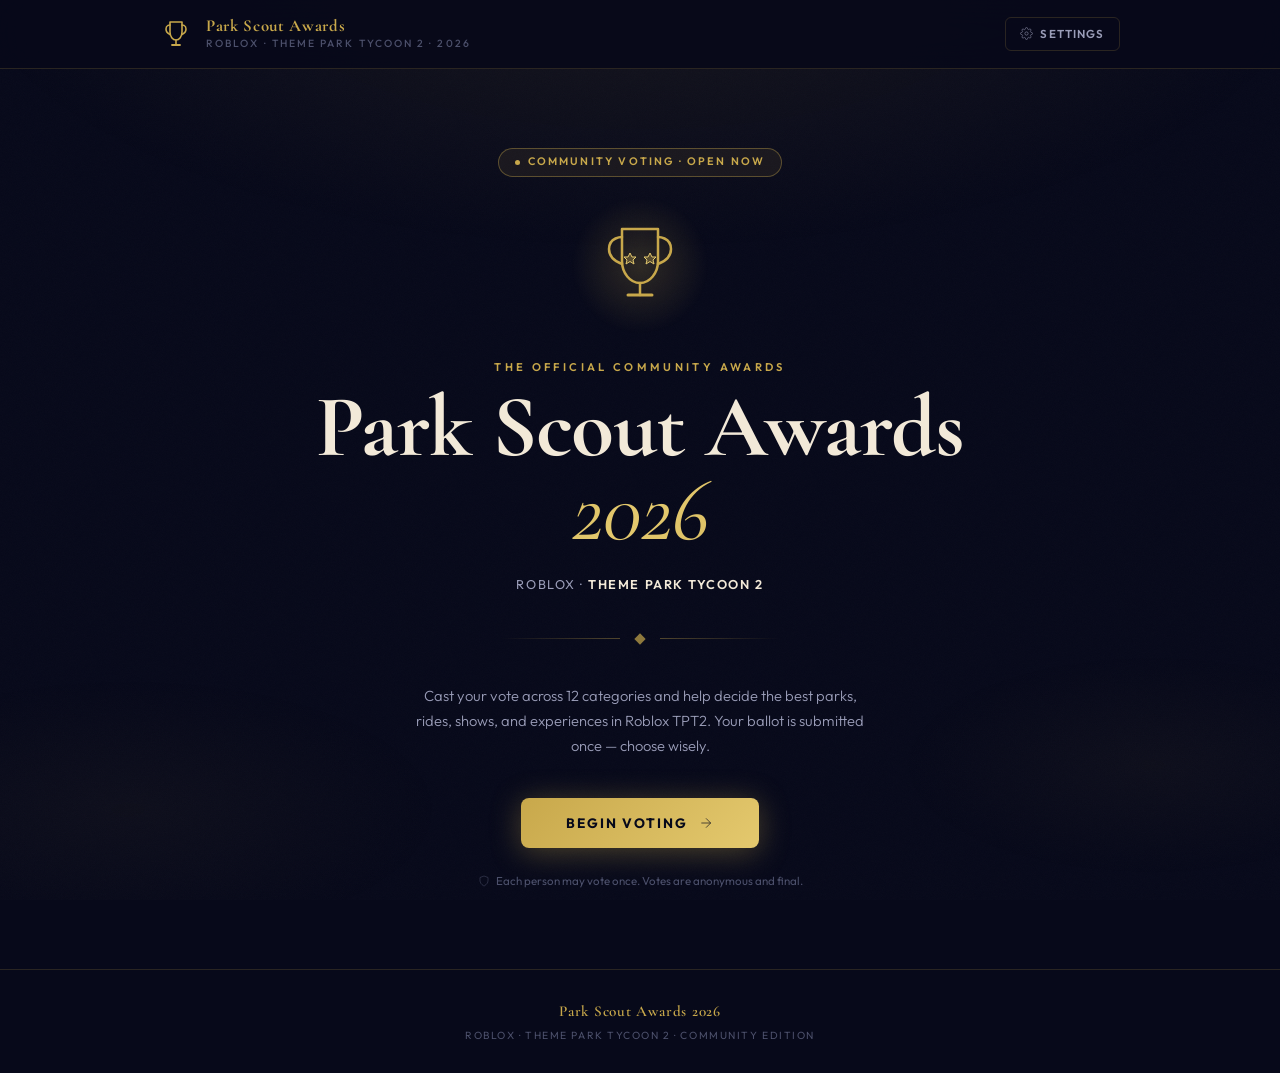
<file: index.html>
<!DOCTYPE html>
<html lang="en">
<head>
  <meta charset="UTF-8">
  <meta name="viewport" content="width=device-width, initial-scale=1.0">
  <title>Park Scout Awards 2026 — Roblox TPT2</title>
  <link rel="stylesheet" href="styles.css">
  <meta name="description" content="Vote for the best parks, rides, and experiences in Roblox Theme Park Tycoon 2 — Park Scout Awards 2026.">
</head>
<body>

<!-- ================================================================
     HEADER
     ================================================================ -->
<header class="site-header">
  <div class="header-inner">

    <div class="header-brand">
      <!-- Trophy Icon -->
      <svg class="header-trophy" viewBox="0 0 32 32" fill="none" xmlns="http://www.w3.org/2000/svg">
        <path d="M10 4 L22 4 L22 14 C22 18.42 19.31 22 16 22 C12.69 22 10 18.42 10 14 Z"
              stroke="#c8a84b" stroke-width="1.6" stroke-linejoin="round" fill="none"/>
        <path d="M10 7 C10 7 6 7 6 11 C6 13.5 7.8 15.5 10 16.5"
              stroke="#c8a84b" stroke-width="1.6" stroke-linecap="round" fill="none"/>
        <path d="M22 7 C22 7 26 7 26 11 C26 13.5 24.2 15.5 22 16.5"
              stroke="#c8a84b" stroke-width="1.6" stroke-linecap="round" fill="none"/>
        <line x1="16" y1="22" x2="16" y2="27" stroke="#c8a84b" stroke-width="1.6" stroke-linecap="round"/>
        <line x1="12" y1="27" x2="20" y2="27" stroke="#c8a84b" stroke-width="1.8" stroke-linecap="round"/>
      </svg>

      <div class="header-text">
        <span class="header-title">Park Scout Awards</span>
        <span class="header-sub">Roblox · Theme Park Tycoon 2 · 2026</span>
      </div>
    </div>

    <div class="header-right">
      <a href="settings.html" class="header-btn">
        <svg viewBox="0 0 24 24"><circle cx="12" cy="12" r="3"/><path d="M19.4 15a1.65 1.65 0 0 0 .33 1.82l.06.06a2 2 0 0 1-2.83 2.83l-.06-.06a1.65 1.65 0 0 0-1.82-.33 1.65 1.65 0 0 0-1 1.51V21a2 2 0 0 1-4 0v-.09A1.65 1.65 0 0 0 9 19.4a1.65 1.65 0 0 0-1.82.33l-.06.06a2 2 0 0 1-2.83-2.83l.06-.06A1.65 1.65 0 0 0 4.68 15a1.65 1.65 0 0 0-1.51-1H3a2 2 0 0 1 0-4h.09A1.65 1.65 0 0 0 4.6 9a1.65 1.65 0 0 0-.33-1.82l-.06-.06a2 2 0 0 1 2.83-2.83l.06.06A1.65 1.65 0 0 0 9 4.68a1.65 1.65 0 0 0 1-1.51V3a2 2 0 0 1 4 0v.09a1.65 1.65 0 0 0 1 1.51 1.65 1.65 0 0 0 1.82-.33l.06-.06a2 2 0 0 1 2.83 2.83l-.06.06A1.65 1.65 0 0 0 19.4 9a1.65 1.65 0 0 0 1.51 1H21a2 2 0 0 1 0 4h-.09a1.65 1.65 0 0 0-1.51 1z"/></svg>
        Settings
      </a>
    </div>

  </div>
</header>

<div class="page-wrap">

  <!-- ================================================================
       INTRO SCREEN
       ================================================================ -->
  <section id="screen-intro">

    <div class="intro-badge">
      <span class="intro-badge-dot"></span>
      Community Voting · Open Now
    </div>

    <div class="intro-trophy-wrap">
      <div class="intro-trophy-glow"></div>
      <svg class="intro-trophy" viewBox="0 0 90 90" fill="none" xmlns="http://www.w3.org/2000/svg">
        <path d="M27 12 L63 12 L63 44 C63 56 54.94 66 45 66 C35.06 66 27 56 27 44 Z"
              stroke="#c8a84b" stroke-width="2.5" stroke-linejoin="round"/>
        <path d="M27 20 C27 20 14 20 14 32 C14 39 19 44 27 47"
              stroke="#c8a84b" stroke-width="2.5" stroke-linecap="round"/>
        <path d="M63 20 C63 20 76 20 76 32 C76 39 71 44 63 47"
              stroke="#c8a84b" stroke-width="2.5" stroke-linecap="round"/>
        <line x1="45" y1="66" x2="45" y2="78" stroke="#c8a84b" stroke-width="2.5" stroke-linecap="round"/>
        <line x1="33" y1="78" x2="57" y2="78" stroke="#c8a84b" stroke-width="3" stroke-linecap="round"/>
        <!-- Stars -->
        <path d="M35 36 L37 40 L41 40 L38 43 L39 47 L35 44.5 L31 47 L32 43 L29 40 L33 40 Z"
              stroke="#e4c96e" stroke-width="1" fill="rgba(200,168,75,0.3)"/>
        <path d="M55 36 L57 40 L61 40 L58 43 L59 47 L55 44.5 L51 47 L52 43 L49 40 L53 40 Z"
              stroke="#e4c96e" stroke-width="1" fill="rgba(200,168,75,0.3)"/>
      </svg>
    </div>

    <p class="intro-eyebrow">The Official Community Awards</p>
    <h1 class="intro-title">
      Park Scout Awards
      <span class="intro-title-year">2026</span>
    </h1>
    <p class="intro-platform">Roblox · <strong>Theme Park Tycoon 2</strong></p>

    <div class="intro-divider">
      <div class="gold-rule-center"><div class="diamond-sep"></div></div>
    </div>

    <p class="intro-desc">
      Cast your vote across 12 categories and help decide the best parks, rides,
      shows, and experiences in Roblox TPT2. Your ballot is submitted once —
      choose wisely.
    </p>

    <button class="btn-start" id="btn-start-voting">
      Begin Voting
      <svg viewBox="0 0 24 24"><line x1="5" y1="12" x2="19" y2="12"/><polyline points="12 5 19 12 12 19"/></svg>
    </button>

    <p class="intro-note">
      <svg viewBox="0 0 24 24"><path d="M12 22s8-4 8-10V5l-8-3-8 3v7c0 6 8 10 8 10z"/></svg>
      Each person may vote once. Votes are anonymous and final.
    </p>

  </section>

  <!-- ================================================================
       ALREADY VOTED SCREEN
       ================================================================ -->
  <section id="screen-already-voted" style="display:none;">

    <div class="voted-icon-wrap">
      <svg viewBox="0 0 24 24"><polyline points="20 6 9 17 4 12"/></svg>
    </div>

    <h2 class="voted-title">You've Already Voted</h2>
    <p class="voted-desc">
      Your ballot has been submitted for the Park Scout Awards 2026. Thank you
      for participating — results will be announced when voting closes.
      <br><br>
      To keep the results fair, each participant may only vote once.
    </p>

  </section>

  <!-- ================================================================
       VOTING WIZARD
       ================================================================ -->
  <section id="screen-voting" style="display:none;">

    <!-- Progress -->
    <div class="progress-header">
      <div class="progress-meta">
        <span class="progress-label">Park Scout Awards 2026</span>
        <span class="progress-count">
          Category <span id="progress-current">1</span> of <span id="progress-total">12</span>
        </span>
      </div>
      <div class="progress-track">
        <div class="progress-fill" id="progress-fill" style="width:0%"></div>
      </div>
    </div>

    <!-- Category Header -->
    <div class="category-header">
      <div class="cat-icon-wrap" id="cat-icon">
        <!-- Injected by app.js -->
      </div>
      <span class="cat-eyebrow" id="cat-step-num">Category 1 of 12</span>
      <h2 class="cat-title" id="cat-name">Loading…</h2>
      <div class="cat-divider">
        <div class="gold-rule-center"><div class="diamond-sep"></div></div>
      </div>
    </div>

    <!-- Options -->
    <div class="options-grid" id="options-grid">
      <!-- Rendered by app.js -->
    </div>

    <!-- Navigation -->
    <div class="wizard-nav">
      <button class="btn-back" id="btn-back" disabled>
        <svg viewBox="0 0 24 24"><line x1="19" y1="12" x2="5" y2="12"/><polyline points="12 19 5 12 12 5"/></svg>
        Back
      </button>

      <button class="wizard-skip" id="btn-skip" type="button">Skip category</button>

      <button class="btn-next" id="btn-next" disabled>
        <span id="next-label">Continue</span>
        <svg viewBox="0 0 24 24" id="next-icon" style="width:14px;height:14px;stroke:currentColor;fill:none;flex-shrink:0;">
          <line x1="5" y1="12" x2="19" y2="12"/><polyline points="12 5 19 12 12 19"/>
        </svg>
      </button>
    </div>

  </section>

  <!-- ================================================================
       REVIEW SCREEN
       ================================================================ -->
  <section id="screen-review" style="display:none;">

    <div class="review-header">
      <span class="review-eyebrow">Review Your Selections</span>
      <h2 class="review-title">Your Ballot</h2>
      <p class="review-sub">Confirm your choices before submitting. Click the edit icon to change a vote.</p>
      <div class="review-divider">
        <div class="gold-rule-center"><div class="diamond-sep"></div></div>
      </div>
    </div>

    <div class="review-list" id="review-list">
      <!-- Rendered by showReview() -->
    </div>

    <div class="review-actions">
      <button class="btn-submit" id="btn-submit">
        <svg viewBox="0 0 24 24"><line x1="22" y1="2" x2="11" y2="13"/><polygon points="22 2 15 22 11 13 2 9 22 2"/></svg>
        Submit Ballot
      </button>
      <p class="submit-note">
        <svg viewBox="0 0 24 24"><path d="M12 22s8-4 8-10V5l-8-3-8 3v7c0 6 8 10 8 10z"/></svg>
        Once submitted, your vote cannot be changed.
      </p>
      <button class="review-back-btn" id="btn-review-back">Back to voting</button>
    </div>

  </section>

  <!-- ================================================================
       THANK YOU SCREEN
       ================================================================ -->
  <section id="screen-thanks" style="display:none;">

    <!-- Trophy animation -->
    <svg class="thanks-trophy" viewBox="0 0 90 90" fill="none" xmlns="http://www.w3.org/2000/svg">
      <path d="M27 12 L63 12 L63 44 C63 56 54.94 66 45 66 C35.06 66 27 56 27 44 Z"
            stroke="#c8a84b" stroke-width="2.5" stroke-linejoin="round"/>
      <path d="M27 20 C27 20 14 20 14 32 C14 39 19 44 27 47"
            stroke="#c8a84b" stroke-width="2.5" stroke-linecap="round"/>
      <path d="M63 20 C63 20 76 20 76 32 C76 39 71 44 63 47"
            stroke="#c8a84b" stroke-width="2.5" stroke-linecap="round"/>
      <line x1="45" y1="66" x2="45" y2="78" stroke="#c8a84b" stroke-width="2.5" stroke-linecap="round"/>
      <line x1="33" y1="78" x2="57" y2="78" stroke="#c8a84b" stroke-width="3" stroke-linecap="round"/>
    </svg>

    <span class="thanks-eyebrow">Ballot Submitted Successfully</span>
    <h2 class="thanks-title">Thank You!</h2>
    <p class="thanks-sub">
      Your vote for the Park Scout Awards 2026 has been recorded.
      We appreciate your participation in the community.
    </p>

    <div class="thanks-divider">
      <div class="gold-rule-center"><div class="diamond-sep"></div></div>
    </div>

    <div class="thanks-box">
      <svg viewBox="0 0 24 24"><path d="M12 22s8-4 8-10V5l-8-3-8 3v7c0 6 8 10 8 10z"/></svg>
      Please do not vote again from another device or browser — every ballot
      counts and we want fair results for the entire community.
    </div>

  </section>

</div><!-- /page-wrap -->

<!-- ================================================================
     FOOTER
     ================================================================ -->
<footer class="site-footer">
  <div class="footer-title">Park Scout Awards 2026</div>
  <p class="footer-sub">Roblox · Theme Park Tycoon 2 · Community Edition</p>
</footer>

<script src="app.js"></script>
</body>
</html>
</file>
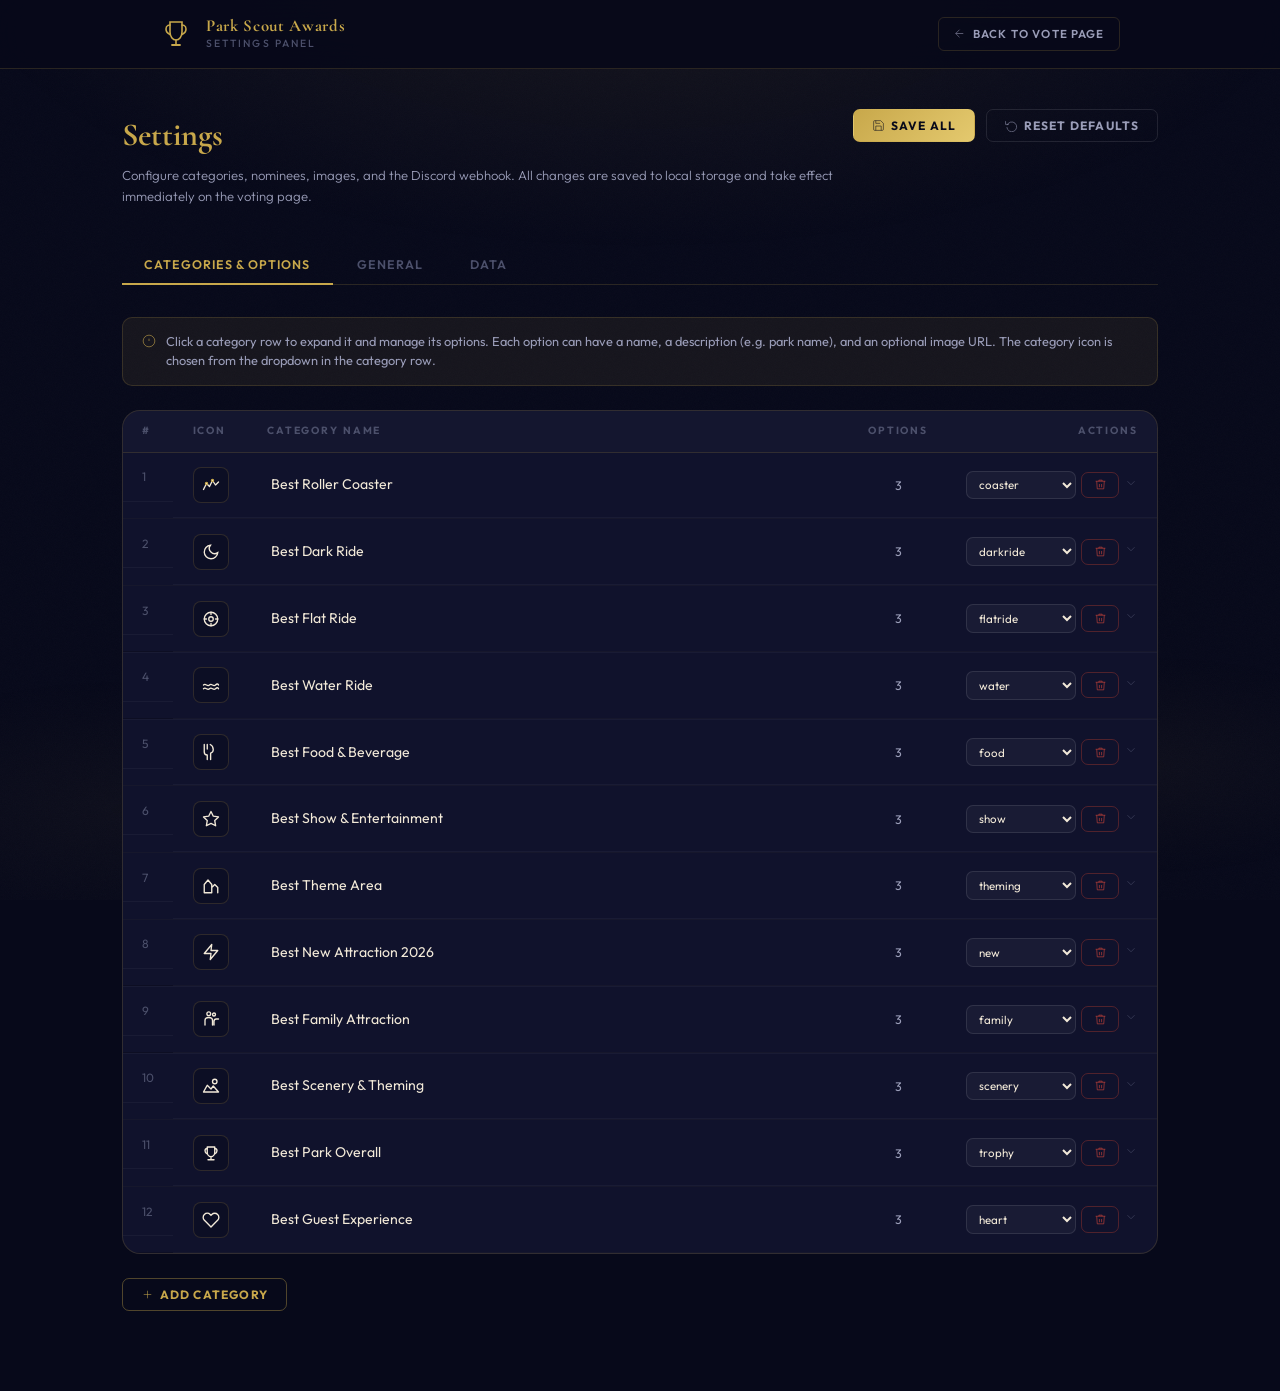
<file: settings.html>
<!DOCTYPE html>
<html lang="en">
<head>
  <meta charset="UTF-8">
  <meta name="viewport" content="width=device-width, initial-scale=1.0">
  <title>Settings — Park Scout Awards 2026</title>
  <link rel="stylesheet" href="styles.css">
</head>
<body>

<!-- ================================================================
     HEADER
     ================================================================ -->
<header class="site-header">
  <div class="header-inner">
    <div class="header-brand">
      <svg class="header-trophy" viewBox="0 0 32 32" fill="none">
        <path d="M10 4 L22 4 L22 14 C22 18.42 19.31 22 16 22 C12.69 22 10 18.42 10 14 Z"
              stroke="#c8a84b" stroke-width="1.6" fill="none"/>
        <path d="M10 7 C10 7 6 7 6 11 C6 13.5 7.8 15.5 10 16.5"
              stroke="#c8a84b" stroke-width="1.6" stroke-linecap="round" fill="none"/>
        <path d="M22 7 C22 7 26 7 26 11 C26 13.5 24.2 15.5 22 16.5"
              stroke="#c8a84b" stroke-width="1.6" stroke-linecap="round" fill="none"/>
        <line x1="16" y1="22" x2="16" y2="27" stroke="#c8a84b" stroke-width="1.6" stroke-linecap="round"/>
        <line x1="12" y1="27" x2="20" y2="27" stroke="#c8a84b" stroke-width="1.8" stroke-linecap="round"/>
      </svg>
      <div class="header-text">
        <span class="header-title">Park Scout Awards</span>
        <span class="header-sub">Settings Panel</span>
      </div>
    </div>
    <div class="header-right">
      <a href="index.html" class="header-btn">
        <svg viewBox="0 0 24 24"><line x1="19" y1="12" x2="5" y2="12"/><polyline points="12 19 5 12 12 5"/></svg>
        Back to Vote Page
      </a>
    </div>
  </div>
</header>

<div class="settings-page">
<div class="settings-wrap">

  <div class="settings-page-header">
    <div>
      <div class="settings-page-title">Settings</div>
      <p class="settings-page-sub">Configure categories, nominees, images, and the Discord webhook. All changes are saved to local storage and take effect immediately on the voting page.</p>
    </div>
    <div class="settings-page-actions">
      <button class="btn btn-gold" onclick="saveAll()">
        <svg viewBox="0 0 24 24"><path d="M19 21H5a2 2 0 0 1-2-2V5a2 2 0 0 1 2-2h11l5 5v11a2 2 0 0 1-2 2z"/><polyline points="17 21 17 13 7 13 7 21"/><polyline points="7 3 7 8 15 8"/></svg>
        Save All
      </button>
      <button class="btn btn-ghost" onclick="resetToDefaults()">
        <svg viewBox="0 0 24 24"><polyline points="1 4 1 10 7 10"/><path d="M3.51 15a9 9 0 1 0 .49-3.5"/></svg>
        Reset Defaults
      </button>
    </div>
  </div>

  <!-- ── Tabs ───────────────────────────────────────────── -->
  <div class="s-tabs">
    <button class="s-tab active" data-tab="categories">Categories &amp; Options</button>
    <button class="s-tab" data-tab="general">General</button>
    <button class="s-tab" data-tab="data">Data</button>
  </div>

  <!-- ================================================================
       TAB: CATEGORIES
       ================================================================ -->
  <div class="s-panel active" id="stab-categories">

    <div class="s-info">
      <svg viewBox="0 0 24 24"><circle cx="12" cy="12" r="10"/><line x1="12" y1="8" x2="12" y2="12"/><line x1="12" y1="16" x2="12.01" y2="16"/></svg>
      <span>
        Click a category row to expand it and manage its options. Each option can have a name,
        a description (e.g. park name), and an optional image URL. The category icon is chosen
        from the dropdown in the category row.
      </span>
    </div>

    <div class="s-table-wrap">
      <table class="s-table" id="categories-table">
        <thead>
          <tr>
            <th style="width:36px;">#</th>
            <th style="width:44px;">Icon</th>
            <th>Category Name</th>
            <th style="width:90px; text-align:center;">Options</th>
            <th style="width:110px; text-align:right;">Actions</th>
          </tr>
        </thead>
        <tbody id="categories-tbody">
          <!-- Rendered by JS -->
        </tbody>
      </table>
    </div>

    <button class="btn btn-outline-gold" onclick="addCategory()">
      <svg viewBox="0 0 24 24"><line x1="12" y1="5" x2="12" y2="19"/><line x1="5" y1="12" x2="19" y2="12"/></svg>
      Add Category
    </button>

  </div>

  <!-- ================================================================
       TAB: GENERAL
       ================================================================ -->
  <div class="s-panel" id="stab-general">

    <div class="s-table-wrap" style="padding:1.5rem;">
      <div style="margin-bottom:1.5rem;">
        <label class="s-label" for="setting-webhook">Discord Webhook URL</label>
        <input class="s-input" id="setting-webhook" type="url"
               placeholder="https://discord.com/api/webhooks/...">
        <p style="font-size:0.72rem;color:var(--text-3);margin-top:6px;">
          All votes are sent to this webhook as a Discord embed. Do not share this URL publicly.
        </p>
      </div>

      <div style="display:flex;gap:0.7rem;">
        <button class="btn btn-gold" onclick="saveGeneral()">
          <svg viewBox="0 0 24 24"><polyline points="20 6 9 17 4 12"/></svg>
          Save
        </button>
        <button class="btn btn-ghost" onclick="testWebhook()">
          <svg viewBox="0 0 24 24"><line x1="22" y1="2" x2="11" y2="13"/><polygon points="22 2 15 22 11 13 2 9 22 2"/></svg>
          Send Test Message
        </button>
      </div>

      <div id="webhook-feedback" style="margin-top:1rem;font-size:0.8rem;color:var(--text-2);display:none;"></div>
    </div>

    <div class="s-table-wrap" style="padding:1.5rem;margin-top:1rem;">
      <label class="s-label">Voting Lock</label>
      <p style="font-size:0.8rem;color:var(--text-2);margin-bottom:1rem;">
        Lock voting so no new ballots can be submitted (useful after the deadline).
      </p>
      <div style="display:flex;align-items:center;gap:1rem;">
        <label style="display:flex;align-items:center;gap:8px;cursor:pointer;font-size:0.85rem;color:var(--text);">
          <input type="checkbox" id="setting-locked" style="accent-color:var(--gold);width:16px;height:16px;">
          Voting is currently locked
        </label>
      </div>
      <div style="margin-top:1rem;">
        <button class="btn btn-gold btn-sm" onclick="saveGeneral()">Save</button>
      </div>
    </div>

  </div>

  <!-- ================================================================
       TAB: DATA
       ================================================================ -->
  <div class="s-panel" id="stab-data">

    <div class="s-table-wrap" style="padding:1.5rem;margin-bottom:1rem;">
      <div style="font-family:'Cormorant Garamond',serif;font-size:1.1rem;font-weight:600;color:var(--text);margin-bottom:0.8rem;">Export Configuration</div>
      <p style="font-size:0.82rem;color:var(--text-2);margin-bottom:1.2rem;font-weight:300;">
        Download the current categories and settings as a JSON file to back up or transfer your configuration.
      </p>
      <button class="btn btn-outline-gold" onclick="exportConfig()">
        <svg viewBox="0 0 24 24"><path d="M21 15v4a2 2 0 0 1-2 2H5a2 2 0 0 1-2-2v-4"/><polyline points="7 10 12 15 17 10"/><line x1="12" y1="15" x2="12" y2="3"/></svg>
        Download JSON
      </button>
    </div>

    <div class="s-table-wrap" style="padding:1.5rem;margin-bottom:1rem;">
      <div style="font-family:'Cormorant Garamond',serif;font-size:1.1rem;font-weight:600;color:var(--text);margin-bottom:0.8rem;">Import Configuration</div>
      <p style="font-size:0.82rem;color:var(--text-2);margin-bottom:1.2rem;font-weight:300;">
        Load a previously exported JSON file to restore a configuration.
      </p>
      <input type="file" id="import-file" accept=".json" style="display:none;" onchange="importConfig(event)">
      <button class="btn btn-outline-gold" onclick="document.getElementById('import-file').click()">
        <svg viewBox="0 0 24 24"><path d="M21 15v4a2 2 0 0 1-2 2H5a2 2 0 0 1-2-2v-4"/><polyline points="17 8 12 3 7 8"/><line x1="12" y1="3" x2="12" y2="15"/></svg>
        Load JSON
      </button>
    </div>

    <div class="s-table-wrap" style="padding:1.5rem;border-color:rgba(176,58,46,0.3);">
      <div style="font-family:'Cormorant Garamond',serif;font-size:1.1rem;font-weight:600;color:#e74c3c;margin-bottom:0.8rem;">Danger Zone</div>
      <p style="font-size:0.82rem;color:var(--text-2);margin-bottom:1.2rem;font-weight:300;">
        Reset all settings to factory defaults. This cannot be undone. The voted flag is also cleared.
      </p>
      <button class="btn btn-danger" onclick="resetToDefaults()">
        <svg viewBox="0 0 24 24"><polyline points="3 6 5 6 21 6"/><path d="M19 6l-1 14H6L5 6"/><path d="M10 11v6M14 11v6"/><path d="M9 6V4h6v2"/></svg>
        Reset Everything
      </button>
    </div>

  </div>

</div><!-- /settings-wrap -->
</div><!-- /settings-page -->

<!-- Save toast -->
<div class="save-toast" id="save-toast">
  <svg viewBox="0 0 24 24"><polyline points="20 6 9 17 4 12"/></svg>
  <span id="save-toast-msg">Settings saved successfully.</span>
</div>

<script>
/* ================================================================
   SETTINGS.JS — inline because it is the 4th script file
   Table-based category and option editor.
   ================================================================ */
'use strict';

/* ── Storage ─────────────────────────────────────────────── */
const STORE_KEY = 'psa2026_config';
const VOTED_KEY = 'psa2026_voted';

/* ── SVG Icons map (same as app.js, for icon selector preview) */
const ICON_MAP = {
  coaster:  `<svg viewBox="0 0 24 24" fill="none"><path d="M2 18 L6 10 L10 14 L14 6 L18 12 L22 8" stroke-width="1.8" stroke-linecap="round" stroke-linejoin="round" stroke="currentColor"/><circle cx="6" cy="10" r="1.5" fill="currentColor"/><circle cx="14" cy="6" r="1.5" fill="currentColor"/></svg>`,
  darkride: `<svg viewBox="0 0 24 24" fill="none"><path d="M21 12.79A9 9 0 1 1 11.21 3 7 7 0 0 0 21 12.79z" stroke-width="1.8" stroke="currentColor"/></svg>`,
  flatride: `<svg viewBox="0 0 24 24" fill="none"><circle cx="12" cy="12" r="9" stroke-width="1.8" stroke="currentColor"/><path d="M12 3v3M12 18v3M3 12h3M18 12h3" stroke-width="1.8" stroke-linecap="round" stroke="currentColor"/><circle cx="12" cy="12" r="3" stroke-width="1.8" stroke="currentColor"/></svg>`,
  water:    `<svg viewBox="0 0 24 24" fill="none"><path d="M2 12 C5 9 7 15 10 12 C13 9 15 15 18 12 C21 9 22 12 22 12M2 17 C5 14 7 20 10 17 C13 14 15 20 18 17 C21 14 22 17 22 17" stroke-width="1.8" stroke-linecap="round" stroke="currentColor"/></svg>`,
  food:     `<svg viewBox="0 0 24 24" fill="none"><path d="M3 2v10c0 2.2 1.8 4 4 4v6M7 2v6M11 2c0 0 4 2 4 7c0 2-1.5 3.8-3.5 4.5V22" stroke-width="1.8" stroke-linecap="round" stroke-linejoin="round" stroke="currentColor"/></svg>`,
  show:     `<svg viewBox="0 0 24 24" fill="none"><polygon points="12,2 15.09,8.26 22,9.27 17,14.14 18.18,21.02 12,17.77 5.82,21.02 7,14.14 2,9.27 8.91,8.26" stroke-width="1.8" stroke-linecap="round" stroke-linejoin="round" stroke="currentColor"/></svg>`,
  theming:  `<svg viewBox="0 0 24 24" fill="none"><path d="M3 21V10L8 4L13 10V21ZM13 21V14L17 10L21 14V21" stroke-width="1.8" stroke-linecap="round" stroke-linejoin="round" stroke="currentColor"/></svg>`,
  new:      `<svg viewBox="0 0 24 24" fill="none"><polygon points="13,2 3,14 12,14 11,22 21,10 12,10" stroke-width="1.8" stroke-linecap="round" stroke-linejoin="round" stroke="currentColor"/></svg>`,
  family:   `<svg viewBox="0 0 24 24" fill="none"><circle cx="9" cy="5" r="2.5" stroke-width="1.8" stroke="currentColor"/><circle cx="16" cy="6" r="2" stroke-width="1.8" stroke="currentColor"/><path d="M4 20V14c0-2.2 2.2-4 5-4s5 1.8 5 4v6M16 20v-5c0-1.7 1.3-3 3-3h3" stroke-width="1.8" stroke-linecap="round" stroke-linejoin="round" stroke="currentColor"/></svg>`,
  scenery:  `<svg viewBox="0 0 24 24" fill="none"><path d="M2 20L7 11L12 16L15 12L22 20Z" stroke-width="1.8" stroke-linecap="round" stroke-linejoin="round" stroke="currentColor"/><circle cx="17" cy="6" r="3" stroke-width="1.8" stroke="currentColor"/></svg>`,
  trophy:   `<svg viewBox="0 0 24 24" fill="none"><path d="M8 21H16M12 17V21M7 4H17V11C17 14.31 14.76 17 12 17C9.24 17 7 14.31 7 11Z" stroke-width="1.8" stroke-linecap="round" stroke-linejoin="round" stroke="currentColor"/><path d="M7 6C7 6 4 6 4 9C4 11 5.5 12.5 7 13M17 6C17 6 20 6 20 9C20 11 18.5 12.5 17 13" stroke-width="1.8" stroke-linecap="round" stroke="currentColor"/></svg>`,
  heart:    `<svg viewBox="0 0 24 24" fill="none"><path d="M20.84 4.61a5.5 5.5 0 0 0-7.78 0L12 5.67l-1.06-1.06a5.5 5.5 0 0 0-7.78 7.78l1.06 1.06L12 21.23l7.78-7.78 1.06-1.06a5.5 5.5 0 0 0 0-7.78z" stroke-width="1.8" stroke="currentColor"/></svg>`,
  pin:      `<svg viewBox="0 0 24 24" fill="none"><path d="M21 10c0 7-9 13-9 13s-9-6-9-13a9 9 0 0 1 18 0z" stroke-width="1.8" stroke="currentColor"/><circle cx="12" cy="10" r="3" stroke-width="1.8" stroke="currentColor"/></svg>`,
};

const DEFAULT_CONFIG = {
  webhookUrl: 'https://discord.com/api/webhooks/1486411564151079145/RUcUc0mPD-z3tq7tUDgUN0rOpfDlj8u8Z9b11rcixeBcO8GToTRNl9aialndjLiOARpI',
  votingLocked: false,
  categories: [
    { id: 'cat_coaster',    icon: 'coaster',  name: 'Best Roller Coaster',        options: [{ id:'o1', name:'Thunder Dragon', description:'Dreamland Resort', image:'' },{ id:'o2', name:'Neon Rush', description:'Neon Valley Park', image:'' },{ id:'o3', name:'Crystal Fury', description:'Crystal Kingdom', image:'' }] },
    { id: 'cat_dark',       icon: 'darkride', name: 'Best Dark Ride',              options: [{ id:'o4', name:'Phantom Chase', description:'Dreamland Resort', image:'' },{ id:'o5', name:'The Void', description:'Neon Valley Park', image:'' },{ id:'o6', name:'Crystal Depths', description:'Crystal Kingdom', image:'' }] },
    { id: 'cat_flat',       icon: 'flatride', name: 'Best Flat Ride',              options: [{ id:'o7', name:'Gravity Spin', description:'Dreamland Resort', image:'' },{ id:'o8', name:'Neon Whirl', description:'Neon Valley Park', image:'' },{ id:'o9', name:'Ice Cyclone', description:'Crystal Kingdom', image:'' }] },
    { id: 'cat_water',      icon: 'water',    name: 'Best Water Ride',             options: [{ id:'o10', name:'Tidal Wave', description:'Dreamland Resort', image:'' },{ id:'o11', name:'Crystal Falls', description:'Crystal Kingdom', image:'' },{ id:'o12', name:'Neon Splash', description:'Neon Valley Park', image:'' }] },
    { id: 'cat_food',       icon: 'food',     name: 'Best Food & Beverage',        options: [{ id:'o13', name:'Dreamland Grill', description:'Dreamland Resort', image:'' },{ id:'o14', name:'Neon Bites', description:'Neon Valley Park', image:'' },{ id:'o15', name:'Crystal Café', description:'Crystal Kingdom', image:'' }] },
    { id: 'cat_show',       icon: 'show',     name: 'Best Show & Entertainment',   options: [{ id:'o16', name:'Lights of Dreamland', description:'Dreamland Resort', image:'' },{ id:'o17', name:'Neon Nights Parade', description:'Neon Valley Park', image:'' },{ id:'o18', name:'Crystal Spectacular', description:'Crystal Kingdom', image:'' }] },
    { id: 'cat_theming',    icon: 'theming',  name: 'Best Theme Area',             options: [{ id:'o19', name:'Dragon Realm', description:'Dreamland Resort', image:'' },{ id:'o20', name:'Cyber District', description:'Neon Valley Park', image:'' },{ id:'o21', name:'Ice Pinnacle', description:'Crystal Kingdom', image:'' }] },
    { id: 'cat_new',        icon: 'new',      name: 'Best New Attraction 2026',    options: [{ id:'o22', name:'Hyper Loop X', description:'Dreamland Resort', image:'' },{ id:'o23', name:'Neon Skyrise', description:'Neon Valley Park', image:'' },{ id:'o24', name:'Frost Comet', description:'Crystal Kingdom', image:'' }] },
    { id: 'cat_family',     icon: 'family',   name: 'Best Family Attraction',      options: [{ id:'o25', name:'Balloon Safari', description:'Dreamland Resort', image:'' },{ id:'o26', name:'Pixel Playground', description:'Neon Valley Park', image:'' },{ id:'o27', name:'Crystal Adventure', description:'Crystal Kingdom', image:'' }] },
    { id: 'cat_scenery',    icon: 'scenery',  name: 'Best Scenery & Theming',      options: [{ id:'o28', name:'Enchanted Forest', description:'Dreamland Resort', image:'' },{ id:'o29', name:'Holographic Bay', description:'Neon Valley Park', image:'' },{ id:'o30', name:'Crystal Peaks', description:'Crystal Kingdom', image:'' }] },
    { id: 'cat_overall',    icon: 'trophy',   name: 'Best Park Overall',           options: [{ id:'o31', name:'Dreamland Resort', description:'by Player123', image:'' },{ id:'o32', name:'Neon Valley Park', description:'by PlayerXYZ', image:'' },{ id:'o33', name:'Crystal Kingdom', description:'by CrystalBuild', image:'' }] },
    { id: 'cat_experience', icon: 'heart',    name: 'Best Guest Experience',       options: [{ id:'o34', name:'Dreamland Resort', description:'Dreamland Resort', image:'' },{ id:'o35', name:'Neon Valley Park', description:'Neon Valley Park', image:'' },{ id:'o36', name:'Crystal Kingdom', description:'Crystal Kingdom', image:'' }] },
  ]
};

/* ── Load / Save ─────────────────────────────────────────── */
function loadConfig() {
  try { const r = localStorage.getItem(STORE_KEY); if (r) return JSON.parse(r); } catch {}
  return JSON.parse(JSON.stringify(DEFAULT_CONFIG));
}

function saveConfigData(cfg) {
  localStorage.setItem(STORE_KEY, JSON.stringify(cfg));
}

let cfg = loadConfig();
// Track expanded categories
let expandedCats = new Set();

/* ── Tab switching ───────────────────────────────────────── */
document.querySelectorAll('.s-tab').forEach(tab => {
  tab.addEventListener('click', () => {
    document.querySelectorAll('.s-tab').forEach(t => t.classList.remove('active'));
    document.querySelectorAll('.s-panel').forEach(p => p.classList.remove('active'));
    tab.classList.add('active');
    const panel = document.getElementById('stab-' + tab.dataset.tab);
    if (panel) panel.classList.add('active');
  });
});

/* ── Render categories table ─────────────────────────────── */
function renderTable() {
  const tbody = document.getElementById('categories-tbody');
  tbody.innerHTML = '';

  cfg.categories.forEach((cat, i) => {
    const isExpanded = expandedCats.has(cat.id);

    // Icon selector options
    const iconOptions = Object.keys(ICON_MAP).map(k =>
      `<option value="${k}" ${cat.icon === k ? 'selected' : ''}>${k}</option>`
    ).join('');

    // Main row
    const tr = document.createElement('tr');
    tr.className = 'cat-row' + (isExpanded ? ' expanded' : '');
    tr.id = 'cat-row-' + cat.id;
    tr.innerHTML = `
      <td style="color:var(--text-3);font-size:0.75rem;">${i + 1}</td>
      <td>
        <div class="icon-chip" id="icon-chip-${cat.id}">
          ${ICON_MAP[cat.icon] || ICON_MAP.trophy}
        </div>
      </td>
      <td>
        <div class="cat-name-cell">
          <input class="cat-name-editable" id="cat-name-${cat.id}"
                 value="${esc(cat.name)}"
                 onclick="event.stopPropagation()"
                 onchange="updateCatName('${cat.id}', this.value)"
                 title="Click to rename">
        </div>
      </td>
      <td style="text-align:center;">
        <span style="font-size:0.78rem;color:var(--text-2);">${cat.options.length}</span>
      </td>
      <td style="text-align:right;">
        <div style="display:flex;gap:5px;justify-content:flex-end;align-items:center;">
          <select class="s-select" style="width:110px;padding:0.3rem 0.5rem;font-size:0.72rem;"
                  title="Change icon"
                  onclick="event.stopPropagation()"
                  onchange="updateCatIcon('${cat.id}', this.value)">
            ${iconOptions}
          </select>
          <button class="btn btn-danger btn-sm" title="Delete category"
                  onclick="event.stopPropagation();deleteCategory('${cat.id}')">
            <svg viewBox="0 0 24 24"><polyline points="3 6 5 6 21 6"/><path d="M19 6l-1 14H6L5 6"/><path d="M10 11v6M14 11v6"/><path d="M9 6V4h6v2"/></svg>
          </button>
          <div class="cat-row-toggle">
            <svg viewBox="0 0 24 24"><polyline points="6 9 12 15 18 9"/></svg>
          </div>
        </div>
      </td>
    `;
    tr.querySelector('.cat-row-toggle').addEventListener('click', () => toggleCat(cat.id));
    tr.addEventListener('click', (e) => {
      if (e.target.closest('input') || e.target.closest('select') || e.target.closest('button')) return;
      toggleCat(cat.id);
    });
    tbody.appendChild(tr);

    // Options row (always in DOM, shown/hidden)
    const optsTr = document.createElement('tr');
    optsTr.className = 'cat-options-row' + (isExpanded ? ' open' : '');
    optsTr.id = 'cat-opts-' + cat.id;
    optsTr.innerHTML = `<td colspan="5">
      <div class="cat-options-inner" ${isExpanded ? '' : 'style="display:none;"'}>
        ${buildOptionsInner(cat)}
      </div>
    </td>`;
    tbody.appendChild(optsTr);
  });
}

function buildOptionsInner(cat) {
  const rows = cat.options.map(opt => `
    <tr>
      <td>
        <input class="s-input" style="font-size:0.8rem;"
               value="${esc(opt.name)}"
               placeholder="Option name"
               onchange="updateOption('${cat.id}','${opt.id}','name',this.value)">
      </td>
      <td>
        <input class="s-input" style="font-size:0.8rem;"
               value="${esc(opt.description)}"
               placeholder="e.g. Park name"
               onchange="updateOption('${cat.id}','${opt.id}','description',this.value)">
      </td>
      <td>
        <input class="s-input url-input" style="font-size:0.78rem;"
               value="${esc(opt.image)}"
               placeholder="https://… (optional)"
               onchange="updateOption('${cat.id}','${opt.id}','image',this.value)">
      </td>
      <td style="width:50px;">
        <button class="btn btn-danger btn-sm" onclick="deleteOption('${cat.id}','${opt.id}')">
          <svg viewBox="0 0 24 24"><line x1="18" y1="6" x2="6" y2="18"/><line x1="6" y1="6" x2="18" y2="18"/></svg>
        </button>
      </td>
    </tr>`).join('');

  return `
    <div class="opts-table-wrap">
      <table class="opts-table" id="opts-table-${cat.id}">
        <thead>
          <tr>
            <th style="width:22%;">Name *</th>
            <th style="width:22%;">Description / Park</th>
            <th>Image URL <span style="font-weight:400;text-transform:none;letter-spacing:0;">(optional)</span></th>
            <th style="width:50px;"></th>
          </tr>
        </thead>
        <tbody id="opts-tbody-${cat.id}">
          ${rows}
        </tbody>
      </table>
    </div>
    <div class="add-option-row">
      <div>
        <label class="s-label">Name *</label>
        <input class="s-input inline" id="new-opt-name-${cat.id}" placeholder="e.g. Thunder Dragon">
      </div>
      <div>
        <label class="s-label">Description</label>
        <input class="s-input inline" id="new-opt-desc-${cat.id}" placeholder="Park name">
      </div>
      <div>
        <label class="s-label">Image URL</label>
        <input class="s-input url-input" id="new-opt-img-${cat.id}" placeholder="https://...">
      </div>
      <div style="padding-top:1.2rem;">
        <button class="btn btn-outline-gold btn-sm" onclick="addOption('${cat.id}')">
          <svg viewBox="0 0 24 24"><line x1="12" y1="5" x2="12" y2="19"/><line x1="5" y1="12" x2="19" y2="12"/></svg>
          Add
        </button>
      </div>
    </div>`;
}

/* ── Toggle expand/collapse ──────────────────────────────── */
function toggleCat(catId) {
  const row   = document.getElementById('cat-row-' + catId);
  const optsR = document.getElementById('cat-opts-' + catId);
  const inner = optsR?.querySelector('.cat-options-inner');

  if (expandedCats.has(catId)) {
    expandedCats.delete(catId);
    row?.classList.remove('expanded');
    optsR?.classList.remove('open');
    if (inner) inner.style.display = 'none';
  } else {
    expandedCats.add(catId);
    row?.classList.add('expanded');
    optsR?.classList.add('open');
    if (inner) inner.style.display = 'block';
  }
}

/* ── Mutators ────────────────────────────────────────────── */
function updateCatName(catId, value) {
  const cat = cfg.categories.find(c => c.id === catId);
  if (cat) { cat.name = value; saveConfigData(cfg); }
}

function updateCatIcon(catId, iconKey) {
  const cat = cfg.categories.find(c => c.id === catId);
  if (cat) {
    cat.icon = iconKey;
    saveConfigData(cfg);
    const chip = document.getElementById('icon-chip-' + catId);
    if (chip) chip.innerHTML = ICON_MAP[iconKey] || ICON_MAP.trophy;
  }
}

function updateOption(catId, optId, field, value) {
  const cat = cfg.categories.find(c => c.id === catId);
  const opt = cat?.options.find(o => o.id === optId);
  if (opt) { opt[field] = value; saveConfigData(cfg); }
  // Update option count cell
  const row = document.getElementById('cat-row-' + catId);
  if (row) {
    const countCell = row.querySelectorAll('td')[3];
    if (countCell) countCell.querySelector('span').textContent = cat.options.length;
  }
}

function addOption(catId) {
  const nameEl = document.getElementById('new-opt-name-' + catId);
  const descEl = document.getElementById('new-opt-desc-' + catId);
  const imgEl  = document.getElementById('new-opt-img-'  + catId);
  const name   = nameEl?.value.trim();

  if (!name) { nameEl?.focus(); nameEl?.style.setProperty('border-color','#e74c3c'); return; }
  if (nameEl) nameEl.style.borderColor = '';

  const cat = cfg.categories.find(c => c.id === catId);
  if (!cat) return;

  const newOpt = {
    id:          'o_' + Date.now(),
    name:        name,
    description: descEl?.value.trim() || '',
    image:       imgEl?.value.trim()  || '',
  };
  cat.options.push(newOpt);
  saveConfigData(cfg);

  // Clear fields
  if (nameEl) nameEl.value = '';
  if (descEl) descEl.value = '';
  if (imgEl)  imgEl.value  = '';

  // Re-render just the options tbody
  const tbody = document.getElementById('opts-tbody-' + catId);
  if (tbody) {
    const newRow = document.createElement('tr');
    newRow.innerHTML = `
      <td><input class="s-input" style="font-size:0.8rem;" value="${esc(newOpt.name)}" onchange="updateOption('${catId}','${newOpt.id}','name',this.value)"></td>
      <td><input class="s-input" style="font-size:0.8rem;" value="${esc(newOpt.description)}" placeholder="e.g. Park name" onchange="updateOption('${catId}','${newOpt.id}','description',this.value)"></td>
      <td><input class="s-input url-input" style="font-size:0.78rem;" value="${esc(newOpt.image)}" placeholder="https://..." onchange="updateOption('${catId}','${newOpt.id}','image',this.value)"></td>
      <td><button class="btn btn-danger btn-sm" onclick="deleteOption('${catId}','${newOpt.id}')"><svg viewBox="0 0 24 24"><line x1="18" y1="6" x2="6" y2="18"/><line x1="6" y1="6" x2="18" y2="18"/></svg></button></td>
    `;
    tbody.appendChild(newRow);
  }

  // Update count badge
  const row = document.getElementById('cat-row-' + catId);
  if (row) {
    const countCell = row.querySelectorAll('td')[3];
    if (countCell) countCell.querySelector('span').textContent = cat.options.length;
  }

  showToast('Option added.');
}

function deleteOption(catId, optId) {
  const cat = cfg.categories.find(c => c.id === catId);
  if (!cat) return;
  if (!confirm('Delete this option?')) return;
  cat.options = cat.options.filter(o => o.id !== optId);
  saveConfigData(cfg);

  // Re-render inner
  const inner = document.querySelector(`#cat-opts-${catId} .cat-options-inner`);
  if (inner) inner.innerHTML = buildOptionsInner(cat);

  // Update count
  const row = document.getElementById('cat-row-' + catId);
  if (row) {
    const countCell = row.querySelectorAll('td')[3];
    if (countCell) countCell.querySelector('span').textContent = cat.options.length;
  }
  showToast('Option removed.');
}

function addCategory() {
  const id = 'cat_' + Date.now();
  cfg.categories.push({
    id, icon: 'trophy', name: 'New Category',
    options: []
  });
  saveConfigData(cfg);
  expandedCats.add(id);
  renderTable();
  // Scroll to bottom
  setTimeout(() => {
    const el = document.getElementById('cat-row-' + id);
    el?.scrollIntoView({ behavior: 'smooth', block: 'center' });
    document.getElementById('cat-name-' + id)?.focus();
  }, 100);
}

function deleteCategory(catId) {
  if (!confirm('Delete this entire category and all its options?')) return;
  cfg.categories = cfg.categories.filter(c => c.id !== catId);
  expandedCats.delete(catId);
  saveConfigData(cfg);
  renderTable();
  showToast('Category deleted.');
}

/* ── Save all ────────────────────────────────────────────── */
function saveAll() {
  saveConfigData(cfg);
  showToast('All changes saved.');
}

/* ── General settings ────────────────────────────────────── */
function loadGeneralInputs() {
  const whEl = document.getElementById('setting-webhook');
  const lkEl = document.getElementById('setting-locked');
  if (whEl) whEl.value = cfg.webhookUrl || '';
  if (lkEl) lkEl.checked = !!cfg.votingLocked;
}

function saveGeneral() {
  const whEl = document.getElementById('setting-webhook');
  const lkEl = document.getElementById('setting-locked');
  if (whEl) cfg.webhookUrl    = whEl.value.trim();
  if (lkEl) cfg.votingLocked  = lkEl.checked;
  saveConfigData(cfg);
  showToast('Settings saved.');
}

async function testWebhook() {
  const url = document.getElementById('setting-webhook')?.value.trim() || cfg.webhookUrl;
  const fb  = document.getElementById('webhook-feedback');
  if (!url) { if (fb) { fb.textContent = 'No webhook URL set.'; fb.style.display='block'; } return; }

  const payload = {
    username: 'Park Scout Awards 2026',
    embeds: [{
      title: 'Test Message',
      description: 'This is a test from the Park Scout Awards 2026 settings panel.',
      color: 0xC8A84B,
    }]
  };

  try {
    const resp = await fetch(url, {
      method: 'POST',
      headers: { 'Content-Type': 'application/json' },
      body: JSON.stringify(payload),
    });
    if (resp.ok || resp.status === 204) {
      if (fb) { fb.textContent = 'Test sent successfully!'; fb.style.color = '#2ecc71'; fb.style.display = 'block'; }
    } else {
      throw new Error('HTTP ' + resp.status);
    }
  } catch (e) {
    if (fb) { fb.textContent = 'Error: ' + e.message; fb.style.color = '#e74c3c'; fb.style.display = 'block'; }
  }
}

/* ── Export / Import ─────────────────────────────────────── */
function exportConfig() {
  const blob = new Blob([JSON.stringify(cfg, null, 2)], { type: 'application/json' });
  const url  = URL.createObjectURL(blob);
  const a    = document.createElement('a');
  a.href     = url;
  a.download = 'psa2026_config.json';
  a.click();
  URL.revokeObjectURL(url);
}

function importConfig(event) {
  const file = event.target.files[0];
  if (!file) return;
  const reader = new FileReader();
  reader.onload = e => {
    try {
      const parsed = JSON.parse(e.target.result);
      if (!parsed.categories) { alert('Invalid config file.'); return; }
      cfg = parsed;
      saveConfigData(cfg);
      renderTable();
      loadGeneralInputs();
      showToast('Configuration imported.');
    } catch { alert('Failed to parse JSON.'); }
  };
  reader.readAsText(file);
}

/* ── Reset ───────────────────────────────────────────────── */
function resetToDefaults() {
  if (!confirm('Reset everything to factory defaults? This will also clear the voted flag.')) return;
  localStorage.removeItem(STORE_KEY);
  localStorage.removeItem(VOTED_KEY);
  cfg = JSON.parse(JSON.stringify(DEFAULT_CONFIG));
  expandedCats = new Set();
  renderTable();
  loadGeneralInputs();
  showToast('Reset to defaults.');
}

/* ── Toast ───────────────────────────────────────────────── */
let toastTimer;
function showToast(msg) {
  const el = document.getElementById('save-toast');
  const msgEl = document.getElementById('save-toast-msg');
  if (msgEl) msgEl.textContent = msg;
  el?.classList.add('show');
  clearTimeout(toastTimer);
  toastTimer = setTimeout(() => el?.classList.remove('show'), 2500);
}

/* ── Utility ─────────────────────────────────────────────── */
function esc(str) {
  if (!str) return '';
  return String(str).replace(/&/g,'&amp;').replace(/</g,'&lt;').replace(/>/g,'&gt;').replace(/"/g,'&quot;').replace(/'/g,'&#39;');
}

/* ── Init ────────────────────────────────────────────────── */
document.addEventListener('DOMContentLoaded', () => {
  renderTable();
  loadGeneralInputs();
});
</script>

</body>
</html>
</file>
<file: styles.css>
/* ================================================================
   PARK SCOUT AWARDS 2026 — ROBLOX TPT2
   styles.css
   ================================================================ */

@import url('https://fonts.googleapis.com/css2?family=Cormorant+Garamond:ital,wght@0,400;0,500;0,600;0,700;1,400;1,600;1,700&family=Outfit:wght@300;400;500;600;700&display=swap');

/* ── Variables ─────────────────────────────────────────────── */
:root {
  --bg:           #07091a;
  --bg-2:         #0c0e24;
  --bg-card:      #10122c;
  --bg-card-2:    #141636;
  --gold:         #c8a84b;
  --gold-light:   #e4c96e;
  --gold-dim:     #7a6530;
  --gold-glow:    rgba(200,168,75,0.18);
  --gold-glow-2:  rgba(200,168,75,0.08);
  --text:         #f2e9d8;
  --text-2:       #9a9db8;
  --text-3:       #4c506b;
  --border:       rgba(200,168,75,0.18);
  --border-2:     rgba(200,168,75,0.38);
  --danger:       #b03a2e;
  --success:      #1e8449;
  --r:            10px;
  --r-lg:         18px;
  --shadow:       0 12px 48px rgba(0,0,0,0.6);
  --shadow-gold:  0 0 50px rgba(200,168,75,0.12);
  --ease:         cubic-bezier(0.4, 0, 0.2, 1);
  --ease-spring:  cubic-bezier(0.34, 1.56, 0.64, 1);
}

/* ── Reset ─────────────────────────────────────────────────── */
*, *::before, *::after { box-sizing: border-box; margin: 0; padding: 0; }
html { font-size: 16px; scroll-behavior: smooth; }
body {
  font-family: 'Outfit', sans-serif;
  background: var(--bg);
  color: var(--text);
  min-height: 100vh;
  overflow-x: hidden;
  line-height: 1.6;
}

/* ── Ambient background ────────────────────────────────────── */
body::before {
  content: '';
  position: fixed; inset: 0; z-index: 0; pointer-events: none;
  background:
    radial-gradient(ellipse 90% 55% at 50% -5%, rgba(200,168,75,0.09) 0%, transparent 60%),
    radial-gradient(ellipse 50% 30% at 10% 90%, rgba(200,168,75,0.04) 0%, transparent 50%),
    radial-gradient(ellipse 40% 25% at 90% 85%, rgba(200,168,75,0.04) 0%, transparent 50%);
}

/* ── Noise texture overlay ─────────────────────────────────── */
body::after {
  content: '';
  position: fixed; inset: 0; z-index: 0; pointer-events: none; opacity: 0.025;
  background-image: url("data:image/svg+xml,%3Csvg viewBox='0 0 256 256' xmlns='http://www.w3.org/2000/svg'%3E%3Cfilter id='n'%3E%3CfeTurbulence type='fractalNoise' baseFrequency='0.9' numOctaves='4'/%3E%3C/filter%3E%3Crect width='100%25' height='100%25' filter='url(%23n)' opacity='1'/%3E%3C/svg%3E");
  background-size: 180px 180px;
}

/* ── Scrollbar ─────────────────────────────────────────────── */
::-webkit-scrollbar { width: 5px; }
::-webkit-scrollbar-track { background: var(--bg); }
::-webkit-scrollbar-thumb { background: var(--gold-dim); border-radius: 3px; }

/* ================================================================
   LAYOUT WRAPPER
   ================================================================ */
.page-wrap {
  position: relative; z-index: 1;
  min-height: 100vh;
  display: flex; flex-direction: column;
}

/* ================================================================
   HEADER
   ================================================================ */
.site-header {
  position: sticky; top: 0; z-index: 50;
  padding: 0 2.5rem;
  border-bottom: 1px solid var(--border);
  background: rgba(7,9,26,0.88);
  backdrop-filter: blur(24px);
}

.header-inner {
  max-width: 960px; margin: 0 auto;
  height: 68px;
  display: flex; align-items: center; justify-content: space-between;
}

.header-brand {
  display: flex; align-items: center; gap: 14px;
}

.header-trophy {
  width: 32px; height: 32px; flex-shrink: 0;
}

.header-text {}
.header-title {
  font-family: 'Cormorant Garamond', serif;
  font-size: 1.05rem; font-weight: 700;
  color: var(--gold);
  letter-spacing: 0.04em;
  display: block; line-height: 1.2;
}
.header-sub {
  font-size: 0.65rem; font-weight: 500;
  letter-spacing: 0.2em; text-transform: uppercase;
  color: var(--text-3);
  display: block;
}

.header-right {
  display: flex; align-items: center; gap: 0.5rem;
}

.header-btn {
  display: inline-flex; align-items: center; gap: 7px;
  padding: 0.4rem 0.9rem;
  border: 1px solid var(--border);
  border-radius: 6px;
  font-family: 'Outfit', sans-serif;
  font-size: 0.72rem; font-weight: 600;
  letter-spacing: 0.1em; text-transform: uppercase;
  color: var(--text-2);
  background: transparent;
  cursor: pointer; text-decoration: none;
  transition: all 0.2s var(--ease);
}
.header-btn:hover { border-color: var(--border-2); color: var(--text); background: var(--gold-glow-2); }
.header-btn svg { width: 13px; height: 13px; flex-shrink: 0; stroke: currentColor; fill: none; }

/* ================================================================
   GOLD DECORATIVE ELEMENTS
   ================================================================ */
.gold-rule {
  width: 100%; height: 1px;
  background: linear-gradient(90deg, transparent 0%, var(--border-2) 20%, var(--border-2) 80%, transparent 100%);
}

.gold-rule-center {
  display: flex; align-items: center; gap: 16px;
  margin: 0 auto;
}
.gold-rule-center::before,
.gold-rule-center::after {
  content: '';
  flex: 1; height: 1px;
  background: linear-gradient(90deg, transparent, var(--border-2));
}
.gold-rule-center::after {
  background: linear-gradient(90deg, var(--border-2), transparent);
}

.diamond-sep {
  width: 8px; height: 8px; flex-shrink: 0;
  background: var(--gold);
  transform: rotate(45deg);
  opacity: 0.7;
}

/* ================================================================
   INTRO SCREEN
   ================================================================ */
#screen-intro {
  flex: 1; display: flex; flex-direction: column;
  align-items: center; justify-content: center;
  padding: 4rem 2rem;
  text-align: center;
}

.intro-badge {
  display: inline-flex; align-items: center; gap: 8px;
  padding: 0.3rem 1rem;
  border: 1px solid var(--border-2);
  border-radius: 100px;
  font-size: 0.68rem; font-weight: 600;
  letter-spacing: 0.2em; text-transform: uppercase;
  color: var(--gold);
  margin-bottom: 2.5rem;
  background: var(--gold-glow-2);
}

.intro-badge-dot {
  width: 5px; height: 5px;
  border-radius: 50%; background: var(--gold);
  animation: blink 2.5s ease-in-out infinite;
}
@keyframes blink {
  0%, 100% { opacity: 1; }
  50% { opacity: 0.3; }
}

.intro-trophy-wrap {
  margin-bottom: 2.8rem;
  position: relative; display: inline-block;
}

.intro-trophy-glow {
  position: absolute;
  inset: -30%;
  background: radial-gradient(circle, rgba(200,168,75,0.2) 0%, transparent 65%);
  pointer-events: none;
  animation: trophy-pulse 3s ease-in-out infinite;
}
@keyframes trophy-pulse {
  0%, 100% { opacity: 0.6; transform: scale(1); }
  50% { opacity: 1; transform: scale(1.08); }
}

.intro-trophy { width: 90px; height: 90px; position: relative; z-index: 1; }

.intro-eyebrow {
  font-size: 0.7rem; font-weight: 600;
  letter-spacing: 0.3em; text-transform: uppercase;
  color: var(--gold);
  margin-bottom: 0.6rem;
}

.intro-title {
  font-family: 'Cormorant Garamond', serif;
  font-size: clamp(2.8rem, 8vw, 5.5rem);
  font-weight: 700; line-height: 0.95;
  color: var(--text);
  letter-spacing: -0.01em;
  margin-bottom: 0.4rem;
}

.intro-title-year {
  font-family: 'Cormorant Garamond', serif;
  font-size: clamp(2.8rem, 8vw, 5.5rem);
  font-weight: 400; font-style: italic;
  background: linear-gradient(135deg, var(--gold), var(--gold-light), var(--gold));
  -webkit-background-clip: text; background-clip: text;
  -webkit-text-fill-color: transparent;
  display: block;
}

.intro-platform {
  margin-top: 0.9rem;
  font-size: 0.8rem; font-weight: 400;
  color: var(--text-2);
  letter-spacing: 0.12em; text-transform: uppercase;
}

.intro-platform strong { color: var(--text); font-weight: 600; }

.intro-divider { margin: 2.5rem auto; width: 280px; }

.intro-desc {
  max-width: 460px; margin: 0 auto 2.5rem;
  font-size: 0.92rem; color: var(--text-2); line-height: 1.7;
  font-weight: 300;
}

.btn-start {
  display: inline-flex; align-items: center; gap: 10px;
  padding: 1rem 2.8rem;
  background: linear-gradient(135deg, var(--gold), var(--gold-light));
  border: none; border-radius: 8px;
  font-family: 'Outfit', sans-serif;
  font-size: 0.85rem; font-weight: 700;
  letter-spacing: 0.14em; text-transform: uppercase;
  color: #07091a;
  cursor: pointer;
  transition: all 0.25s var(--ease);
  box-shadow: 0 4px 30px rgba(200,168,75,0.35);
}
.btn-start:hover {
  transform: translateY(-2px);
  box-shadow: 0 8px 40px rgba(200,168,75,0.5);
}
.btn-start:active { transform: translateY(0); }
.btn-start svg { width: 16px; height: 16px; stroke: currentColor; fill: none; flex-shrink: 0; }

.intro-note {
  margin-top: 1.5rem;
  font-size: 0.72rem; color: var(--text-3);
  display: flex; align-items: center; gap: 6px; justify-content: center;
}
.intro-note svg { width: 12px; height: 12px; stroke: currentColor; fill: none; }

/* ================================================================
   ALREADY VOTED SCREEN
   ================================================================ */
#screen-already-voted {
  flex: 1; display: flex; flex-direction: column;
  align-items: center; justify-content: center;
  padding: 4rem 2rem; text-align: center;
}

.voted-icon-wrap {
  width: 80px; height: 80px;
  border: 2px solid var(--border-2);
  border-radius: 50%;
  display: flex; align-items: center; justify-content: center;
  margin: 0 auto 2rem;
  background: var(--gold-glow-2);
}
.voted-icon-wrap svg { width: 36px; height: 36px; stroke: var(--gold); fill: none; }

.voted-title {
  font-family: 'Cormorant Garamond', serif;
  font-size: 2.2rem; font-weight: 700;
  color: var(--text); margin-bottom: 0.8rem;
}
.voted-desc {
  font-size: 0.9rem; color: var(--text-2);
  max-width: 400px; margin: 0 auto;
  line-height: 1.7; font-weight: 300;
}

/* ================================================================
   VOTING WIZARD
   ================================================================ */
#screen-voting {
  flex: 1; display: flex; flex-direction: column;
  max-width: 900px; margin: 0 auto; width: 100%;
  padding: 2.5rem 2rem 4rem;
}

/* Progress Bar */
.progress-header {
  margin-bottom: 2.5rem;
}

.progress-meta {
  display: flex; align-items: center; justify-content: space-between;
  margin-bottom: 0.7rem;
}

.progress-label {
  font-size: 0.7rem; font-weight: 600;
  letter-spacing: 0.18em; text-transform: uppercase;
  color: var(--text-3);
}

.progress-count {
  font-family: 'Cormorant Garamond', serif;
  font-size: 0.9rem; font-weight: 600;
  color: var(--gold);
}

.progress-track {
  height: 2px;
  background: rgba(255,255,255,0.06);
  border-radius: 2px; overflow: hidden;
}

.progress-fill {
  height: 100%;
  background: linear-gradient(90deg, var(--gold-dim), var(--gold));
  border-radius: 2px;
  transition: width 0.5s var(--ease);
}

/* Category Header */
.category-header {
  text-align: center; margin-bottom: 2.5rem;
}

.cat-icon-wrap {
  width: 64px; height: 64px;
  border: 1px solid var(--border-2);
  border-radius: 16px;
  display: flex; align-items: center; justify-content: center;
  margin: 0 auto 1.4rem;
  background: var(--bg-card);
  box-shadow: var(--shadow-gold);
}
.cat-icon-wrap svg { width: 30px; height: 30px; stroke: var(--gold); fill: none; stroke-width: 1.5; }

.cat-eyebrow {
  font-size: 0.65rem; font-weight: 600;
  letter-spacing: 0.25em; text-transform: uppercase;
  color: var(--text-3); margin-bottom: 0.4rem;
  display: block;
}

.cat-title {
  font-family: 'Cormorant Garamond', serif;
  font-size: clamp(1.6rem, 4vw, 2.4rem);
  font-weight: 700; line-height: 1.1;
  color: var(--text);
}

.cat-divider {
  margin: 1.4rem auto 0; width: 220px;
}

/* Options Grid */
.options-grid {
  display: grid;
  grid-template-columns: repeat(auto-fill, minmax(230px, 1fr));
  gap: 1rem;
  margin-bottom: 2.5rem;
}

.option-card {
  position: relative;
  background: var(--bg-card);
  border: 1px solid rgba(255,255,255,0.06);
  border-radius: var(--r-lg);
  overflow: hidden;
  cursor: pointer;
  transition: all 0.25s var(--ease);
  user-select: none;
}

.option-card:hover {
  border-color: var(--border-2);
  transform: translateY(-3px);
  box-shadow: 0 8px 30px rgba(0,0,0,0.4);
}

.option-card.selected {
  border-color: var(--gold);
  box-shadow: 0 0 0 1px var(--gold), 0 8px 40px rgba(200,168,75,0.2);
}

.option-card.selected .option-check { opacity: 1; transform: scale(1); }
.option-card.selected .option-selected-bar { transform: scaleX(1); }

.option-img-wrap {
  position: relative;
  width: 100%; aspect-ratio: 16/9;
  overflow: hidden;
  background: var(--bg-2);
}

.option-img {
  width: 100%; height: 100%;
  object-fit: cover;
  transition: transform 0.5s var(--ease);
}
.option-card:hover .option-img { transform: scale(1.04); }

.option-no-img {
  width: 100%; height: 100%;
  display: flex; align-items: center; justify-content: center;
  background: linear-gradient(135deg, var(--bg-2) 0%, var(--bg-card-2) 100%);
}

.option-no-img svg {
  width: 28px; height: 28px;
  stroke: var(--text-3); fill: none; stroke-width: 1.5;
}

.option-selected-bar {
  position: absolute; top: 0; left: 0; right: 0;
  height: 3px;
  background: linear-gradient(90deg, var(--gold), var(--gold-light));
  transform: scaleX(0);
  transform-origin: left;
  transition: transform 0.3s var(--ease);
}

.option-check {
  position: absolute; top: 8px; right: 8px;
  width: 24px; height: 24px;
  background: var(--gold);
  border-radius: 50%;
  display: flex; align-items: center; justify-content: center;
  opacity: 0;
  transform: scale(0.6);
  transition: all 0.25s var(--ease-spring);
}
.option-check svg { width: 13px; height: 13px; stroke: #07091a; fill: none; stroke-width: 3; }

.option-body {
  padding: 1rem 1.1rem 1.2rem;
}

.option-tag {
  font-size: 0.62rem; font-weight: 600;
  letter-spacing: 0.15em; text-transform: uppercase;
  color: var(--text-3); margin-bottom: 4px;
  display: block;
}

.option-name {
  font-family: 'Cormorant Garamond', serif;
  font-size: 1.05rem; font-weight: 600;
  color: var(--text); line-height: 1.25;
}

/* Wizard Navigation */
.wizard-nav {
  display: flex; align-items: center; justify-content: space-between;
  padding-top: 2rem;
  border-top: 1px solid var(--border);
}

.btn-back {
  display: inline-flex; align-items: center; gap: 8px;
  padding: 0.7rem 1.4rem;
  border: 1px solid var(--border);
  border-radius: 8px;
  background: transparent;
  font-family: 'Outfit', sans-serif;
  font-size: 0.8rem; font-weight: 600;
  letter-spacing: 0.1em; text-transform: uppercase;
  color: var(--text-2);
  cursor: pointer;
  transition: all 0.2s var(--ease);
}
.btn-back:hover { border-color: var(--border-2); color: var(--text); }
.btn-back:disabled { opacity: 0.3; cursor: not-allowed; }
.btn-back svg { width: 14px; height: 14px; stroke: currentColor; fill: none; }

.btn-next {
  display: inline-flex; align-items: center; gap: 8px;
  padding: 0.7rem 1.8rem;
  background: linear-gradient(135deg, var(--gold), var(--gold-light));
  border: none; border-radius: 8px;
  font-family: 'Outfit', sans-serif;
  font-size: 0.8rem; font-weight: 700;
  letter-spacing: 0.1em; text-transform: uppercase;
  color: #07091a;
  cursor: pointer;
  transition: all 0.25s var(--ease);
  box-shadow: 0 4px 20px rgba(200,168,75,0.3);
}
.btn-next:hover:not(:disabled) {
  transform: translateY(-1px);
  box-shadow: 0 6px 28px rgba(200,168,75,0.45);
}
.btn-next:disabled {
  opacity: 0.35; cursor: not-allowed;
  transform: none; box-shadow: none;
}
.btn-next svg { width: 14px; height: 14px; stroke: currentColor; fill: none; }

.wizard-skip {
  font-size: 0.72rem; color: var(--text-3);
  cursor: pointer; background: none; border: none;
  font-family: 'Outfit', sans-serif;
  text-decoration: underline; text-underline-offset: 3px;
  transition: color 0.2s;
}
.wizard-skip:hover { color: var(--text-2); }

/* ================================================================
   REVIEW SCREEN
   ================================================================ */
#screen-review {
  flex: 1;
  max-width: 760px; margin: 0 auto; width: 100%;
  padding: 2.5rem 2rem 4rem;
}

.review-header { text-align: center; margin-bottom: 2.5rem; }

.review-eyebrow {
  font-size: 0.68rem; font-weight: 600;
  letter-spacing: 0.25em; text-transform: uppercase;
  color: var(--gold); display: block; margin-bottom: 0.5rem;
}

.review-title {
  font-family: 'Cormorant Garamond', serif;
  font-size: 2.2rem; font-weight: 700;
  color: var(--text);
}

.review-sub {
  font-size: 0.85rem; color: var(--text-2);
  margin-top: 0.5rem; font-weight: 300;
}

.review-divider { margin: 1.5rem auto; width: 240px; }

.review-list { display: flex; flex-direction: column; gap: 0.6rem; margin-bottom: 2.5rem; }

.review-row {
  display: flex; align-items: center; gap: 1rem;
  padding: 0.85rem 1.2rem;
  background: var(--bg-card);
  border: 1px solid rgba(255,255,255,0.05);
  border-radius: var(--r);
  transition: border-color 0.2s;
}
.review-row:hover { border-color: var(--border); }

.review-row-num {
  font-family: 'Cormorant Garamond', serif;
  font-size: 0.8rem; font-weight: 600;
  color: var(--text-3); width: 22px; flex-shrink: 0;
  text-align: right;
}

.review-row-category {
  font-size: 0.75rem; font-weight: 500;
  letter-spacing: 0.08em; text-transform: uppercase;
  color: var(--text-3); flex: 1;
  white-space: nowrap; overflow: hidden; text-overflow: ellipsis;
}

.review-row-choice {
  font-family: 'Cormorant Garamond', serif;
  font-size: 1rem; font-weight: 600;
  color: var(--gold); text-align: right;
  white-space: nowrap; overflow: hidden; text-overflow: ellipsis;
  max-width: 200px;
}

.review-row-skipped { color: var(--text-3); font-style: italic; font-size: 0.82rem; }

.review-row-edit {
  width: 28px; height: 28px; flex-shrink: 0;
  display: flex; align-items: center; justify-content: center;
  border: 1px solid var(--border); border-radius: 6px;
  cursor: pointer; background: none;
  transition: all 0.2s;
}
.review-row-edit:hover { border-color: var(--border-2); background: var(--gold-glow-2); }
.review-row-edit svg { width: 12px; height: 12px; stroke: var(--text-2); fill: none; }

.review-actions {
  display: flex; flex-direction: column; align-items: center; gap: 1rem;
}

.btn-submit {
  display: inline-flex; align-items: center; gap: 10px;
  padding: 1.05rem 3.5rem;
  background: linear-gradient(135deg, var(--gold), var(--gold-light));
  border: none; border-radius: 8px;
  font-family: 'Outfit', sans-serif;
  font-size: 0.88rem; font-weight: 700;
  letter-spacing: 0.16em; text-transform: uppercase;
  color: #07091a;
  cursor: pointer;
  transition: all 0.25s var(--ease);
  box-shadow: 0 6px 36px rgba(200,168,75,0.4);
}
.btn-submit:hover {
  transform: translateY(-2px);
  box-shadow: 0 10px 48px rgba(200,168,75,0.55);
}
.btn-submit:disabled { opacity: 0.5; cursor: not-allowed; transform: none; }
.btn-submit svg { width: 16px; height: 16px; stroke: currentColor; fill: none; }

.review-back-btn {
  background: none; border: none;
  font-family: 'Outfit', sans-serif;
  font-size: 0.78rem; color: var(--text-3);
  cursor: pointer; text-decoration: underline;
  text-underline-offset: 3px; transition: color 0.2s;
}
.review-back-btn:hover { color: var(--text-2); }

.submit-note {
  font-size: 0.73rem; color: var(--text-3);
  display: flex; align-items: center; gap: 5px;
}
.submit-note svg { width: 12px; height: 12px; stroke: currentColor; fill: none; flex-shrink: 0; }

/* ================================================================
   THANK YOU SCREEN
   ================================================================ */
#screen-thanks {
  flex: 1; display: flex; flex-direction: column;
  align-items: center; justify-content: center;
  padding: 4rem 2rem; text-align: center;
}

.thanks-trophy {
  width: 100px; height: 100px;
  margin: 0 auto 2rem;
  animation: trophy-enter 0.7s var(--ease-spring) both;
}

@keyframes trophy-enter {
  from { opacity: 0; transform: scale(0.4) rotate(-10deg); }
  to   { opacity: 1; transform: scale(1) rotate(0deg); }
}

.thanks-eyebrow {
  font-size: 0.68rem; font-weight: 600;
  letter-spacing: 0.25em; text-transform: uppercase;
  color: var(--gold); display: block; margin-bottom: 0.5rem;
  animation: fade-up 0.5s 0.3s var(--ease) both;
}

.thanks-title {
  font-family: 'Cormorant Garamond', serif;
  font-size: clamp(2.2rem, 5vw, 3.5rem);
  font-weight: 700; color: var(--text);
  margin-bottom: 0.5rem;
  animation: fade-up 0.5s 0.4s var(--ease) both;
}

.thanks-sub {
  font-size: 0.9rem; color: var(--text-2);
  max-width: 440px; margin: 0 auto;
  line-height: 1.75; font-weight: 300;
  animation: fade-up 0.5s 0.5s var(--ease) both;
}

.thanks-divider { margin: 2rem auto; width: 240px; animation: fade-up 0.5s 0.55s var(--ease) both; }

.thanks-box {
  margin-top: 0.5rem;
  padding: 1.1rem 1.8rem;
  border: 1px solid var(--border-2);
  border-radius: var(--r);
  background: var(--gold-glow-2);
  font-size: 0.82rem; color: var(--text-2);
  max-width: 420px;
  line-height: 1.6;
  animation: fade-up 0.5s 0.65s var(--ease) both;
}
.thanks-box svg { width: 14px; height: 14px; stroke: var(--gold); fill: none; vertical-align: -2px; margin-right: 5px; }

@keyframes fade-up {
  from { opacity: 0; transform: translateY(16px); }
  to   { opacity: 1; transform: translateY(0); }
}

/* ================================================================
   FOOTER
   ================================================================ */
.site-footer {
  border-top: 1px solid var(--border);
  padding: 1.8rem 2rem;
  text-align: center;
  position: relative; z-index: 1;
}

.footer-title {
  font-family: 'Cormorant Garamond', serif;
  font-size: 0.95rem; font-weight: 600;
  color: var(--gold); letter-spacing: 0.05em;
}

.footer-sub {
  font-size: 0.65rem; letter-spacing: 0.15em; text-transform: uppercase;
  color: var(--text-3); margin-top: 0.3rem;
}

/* ================================================================
   SETTINGS PAGE
   ================================================================ */
.settings-page { position: relative; z-index: 1; }

.settings-wrap {
  max-width: 1100px; margin: 0 auto;
  padding: 2.5rem 2rem 5rem;
}

.settings-page-header {
  display: flex; align-items: flex-start; justify-content: space-between;
  margin-bottom: 2.5rem; gap: 1rem;
}

.settings-page-title {
  font-family: 'Cormorant Garamond', serif;
  font-size: 2rem; font-weight: 700;
  color: var(--gold);
}

.settings-page-sub {
  font-size: 0.82rem; color: var(--text-2); margin-top: 0.3rem;
  font-weight: 300;
}

.settings-page-actions { display: flex; gap: 0.7rem; flex-shrink: 0; }

/* ── Tabs ─────────────────────────────────────────────────── */
.s-tabs {
  display: flex; gap: 2px;
  border-bottom: 1px solid var(--border);
  margin-bottom: 2rem;
}

.s-tab {
  padding: 0.65rem 1.4rem;
  font-size: 0.78rem; font-weight: 600;
  letter-spacing: 0.08em; text-transform: uppercase;
  color: var(--text-3);
  border-bottom: 2px solid transparent;
  margin-bottom: -1px;
  cursor: pointer; background: none; border-top: none; border-left: none; border-right: none;
  font-family: 'Outfit', sans-serif;
  transition: all 0.2s;
}
.s-tab:hover { color: var(--text-2); }
.s-tab.active { color: var(--gold); border-bottom-color: var(--gold); }

.s-panel { display: none; }
.s-panel.active { display: block; animation: fade-up 0.25s var(--ease); }

/* ── Table ─────────────────────────────────────────────────── */
.s-table-wrap {
  background: var(--bg-card);
  border: 1px solid var(--border);
  border-radius: var(--r-lg);
  overflow: hidden;
  margin-bottom: 1.5rem;
}

.s-table {
  width: 100%; border-collapse: collapse;
}

.s-table th {
  text-align: left;
  padding: 0.75rem 1.2rem;
  font-size: 0.65rem; font-weight: 700;
  letter-spacing: 0.18em; text-transform: uppercase;
  color: var(--text-3);
  border-bottom: 1px solid var(--border);
  background: rgba(255,255,255,0.015);
}

.s-table td {
  padding: 0.9rem 1.2rem;
  border-bottom: 1px solid rgba(255,255,255,0.04);
  vertical-align: middle;
  font-size: 0.88rem; color: var(--text);
}

.s-table tr:last-child td { border-bottom: none; }
.s-table tr:hover td { background: rgba(255,255,255,0.015); }

/* ── Category row expandable ─────────────────────────────── */
.cat-row { cursor: pointer; }
.cat-row-toggle svg {
  width: 14px; height: 14px; stroke: var(--text-3); fill: none;
  transition: transform 0.2s;
}
.cat-row.expanded .cat-row-toggle svg { transform: rotate(180deg); }

.cat-row td:first-child {
  display: flex; align-items: center; gap: 8px;
}

.cat-options-row { background: rgba(0,0,0,0.2) !important; }
.cat-options-row > td { padding: 0 !important; }
.cat-options-inner {
  padding: 1.2rem 1.5rem 1.5rem 3rem;
  display: none;
}
.cat-options-row.open .cat-options-inner { display: block; }

/* Options sub-table */
.opts-table-wrap {
  border: 1px solid var(--border);
  border-radius: var(--r);
  overflow: hidden;
  margin-bottom: 1rem;
}

.opts-table { width: 100%; border-collapse: collapse; }
.opts-table th {
  padding: 0.55rem 1rem;
  font-size: 0.62rem; font-weight: 700;
  letter-spacing: 0.15em; text-transform: uppercase;
  color: var(--text-3);
  border-bottom: 1px solid var(--border);
  text-align: left;
}
.opts-table td {
  padding: 0.65rem 1rem;
  border-bottom: 1px solid rgba(255,255,255,0.04);
  font-size: 0.82rem; color: var(--text);
  vertical-align: middle;
}
.opts-table tr:last-child td { border-bottom: none; }

.add-option-row { display: flex; gap: 0.6rem; align-items: flex-end; margin-top: 0.8rem; flex-wrap: wrap; }

/* ── Input/Select fields ─────────────────────────────────── */
.s-input, .s-select {
  width: 100%;
  padding: 0.55rem 0.8rem;
  background: rgba(255,255,255,0.04);
  border: 1px solid rgba(255,255,255,0.1);
  border-radius: 7px;
  font-family: 'Outfit', sans-serif;
  font-size: 0.82rem; color: var(--text);
  transition: border-color 0.2s;
}
.s-input:focus, .s-select:focus {
  outline: none; border-color: var(--gold);
  background: rgba(200,168,75,0.04);
}
.s-select option { background: #10122c; }

.s-input.inline { width: auto; min-width: 120px; }
.s-input.url-input { min-width: 200px; }

.s-label {
  font-size: 0.65rem; font-weight: 600;
  letter-spacing: 0.12em; text-transform: uppercase;
  color: var(--text-3); margin-bottom: 4px; display: block;
}

/* ── Buttons ─────────────────────────────────────────────── */
.btn {
  display: inline-flex; align-items: center; gap: 6px;
  padding: 0.5rem 1.1rem;
  border-radius: 7px;
  font-family: 'Outfit', sans-serif;
  font-size: 0.75rem; font-weight: 700;
  letter-spacing: 0.1em; text-transform: uppercase;
  cursor: pointer; white-space: nowrap;
  transition: all 0.2s var(--ease);
  border: 1px solid transparent;
}
.btn svg { width: 13px; height: 13px; stroke: currentColor; fill: none; flex-shrink: 0; }

.btn-gold {
  background: linear-gradient(135deg, var(--gold), var(--gold-light));
  color: #07091a;
}
.btn-gold:hover { transform: translateY(-1px); box-shadow: 0 4px 20px rgba(200,168,75,0.4); }

.btn-outline-gold {
  background: transparent;
  border-color: var(--border-2);
  color: var(--gold);
}
.btn-outline-gold:hover { background: var(--gold-glow-2); }

.btn-ghost {
  background: transparent;
  border-color: rgba(255,255,255,0.1);
  color: var(--text-2);
}
.btn-ghost:hover { border-color: var(--border); color: var(--text); }

.btn-danger {
  background: transparent;
  border-color: rgba(176,58,46,0.4);
  color: #e74c3c;
}
.btn-danger:hover { background: rgba(176,58,46,0.1); }

.btn-sm { padding: 0.35rem 0.7rem; font-size: 0.68rem; }

/* ── Info box ─────────────────────────────────────────────── */
.s-info {
  display: flex; gap: 10px; align-items: flex-start;
  padding: 0.9rem 1.2rem;
  background: var(--gold-glow-2);
  border: 1px solid var(--border);
  border-radius: var(--r);
  font-size: 0.8rem; color: var(--text-2); line-height: 1.5;
  margin-bottom: 1.5rem;
}
.s-info svg { width: 14px; height: 14px; stroke: var(--gold); fill: none; flex-shrink: 0; margin-top: 2px; }

/* ── Save feedback ────────────────────────────────────────── */
.save-toast {
  position: fixed; bottom: 2rem; right: 2rem; z-index: 1000;
  display: flex; align-items: center; gap: 10px;
  padding: 0.85rem 1.4rem;
  background: var(--bg-card-2);
  border: 1px solid var(--border-2);
  border-radius: var(--r);
  box-shadow: var(--shadow);
  font-size: 0.82rem; font-weight: 500; color: var(--text);
  transform: translateY(80px) scale(0.95);
  opacity: 0;
  transition: all 0.35s var(--ease-spring);
  pointer-events: none;
}
.save-toast.show { transform: translateY(0) scale(1); opacity: 1; }
.save-toast svg { width: 16px; height: 16px; stroke: #2ecc71; fill: none; flex-shrink: 0; }

/* ── Icon selector chip ───────────────────────────────────── */
.icon-chip {
  width: 36px; height: 36px;
  display: flex; align-items: center; justify-content: center;
  background: var(--bg-2); border-radius: 8px;
  border: 1px solid var(--border);
}
.icon-chip svg { width: 18px; height: 18px; stroke: var(--gold); fill: none; stroke-width: 1.5; }

/* ── Category name input cell ─────────────────────────────── */
.cat-name-cell { display: flex; align-items: center; gap: 8px; }
.cat-name-editable {
  background: none; border: none; border-bottom: 1px solid transparent;
  font-family: 'Outfit', sans-serif; font-size: 0.88rem; color: var(--text);
  cursor: text; padding: 2px 4px; width: 100%;
  transition: border-color 0.2s;
}
.cat-name-editable:focus { outline: none; border-bottom-color: var(--gold); background: rgba(200,168,75,0.04); }

/* ================================================================
   LOADING SPINNER
   ================================================================ */
.spinner {
  width: 18px; height: 18px;
  border: 2px solid rgba(255,255,255,0.15);
  border-top-color: currentColor;
  border-radius: 50%;
  animation: spin 0.7s linear infinite;
  flex-shrink: 0;
}
@keyframes spin { to { transform: rotate(360deg); } }

/* ================================================================
   UTILITY
   ================================================================ */
.hidden { display: none !important; }
.text-gold { color: var(--gold); }
.text-muted { color: var(--text-2); font-weight: 300; font-size: 0.85rem; }

/* ================================================================
   RESPONSIVE
   ================================================================ */
@media (max-width: 768px) {
  .site-header { padding: 0 1.2rem; }
  #screen-voting { padding: 1.5rem 1.2rem 3rem; }
  .options-grid { grid-template-columns: repeat(auto-fill, minmax(160px, 1fr)); gap: 0.7rem; }
  .review-row-choice { max-width: 120px; }
  .settings-wrap { padding: 1.5rem 1.2rem 4rem; }
  .settings-page-header { flex-direction: column; }
  .add-option-row { gap: 0.4rem; }
  .intro-title, .intro-title-year { font-size: 2.5rem; }
}

@media (max-width: 480px) {
  .options-grid { grid-template-columns: 1fr 1fr; }
  .wizard-nav { flex-wrap: wrap; gap: 0.7rem; }
  .btn-next { flex: 1; justify-content: center; }
  .btn-back { flex: 1; justify-content: center; }
}
</file>
